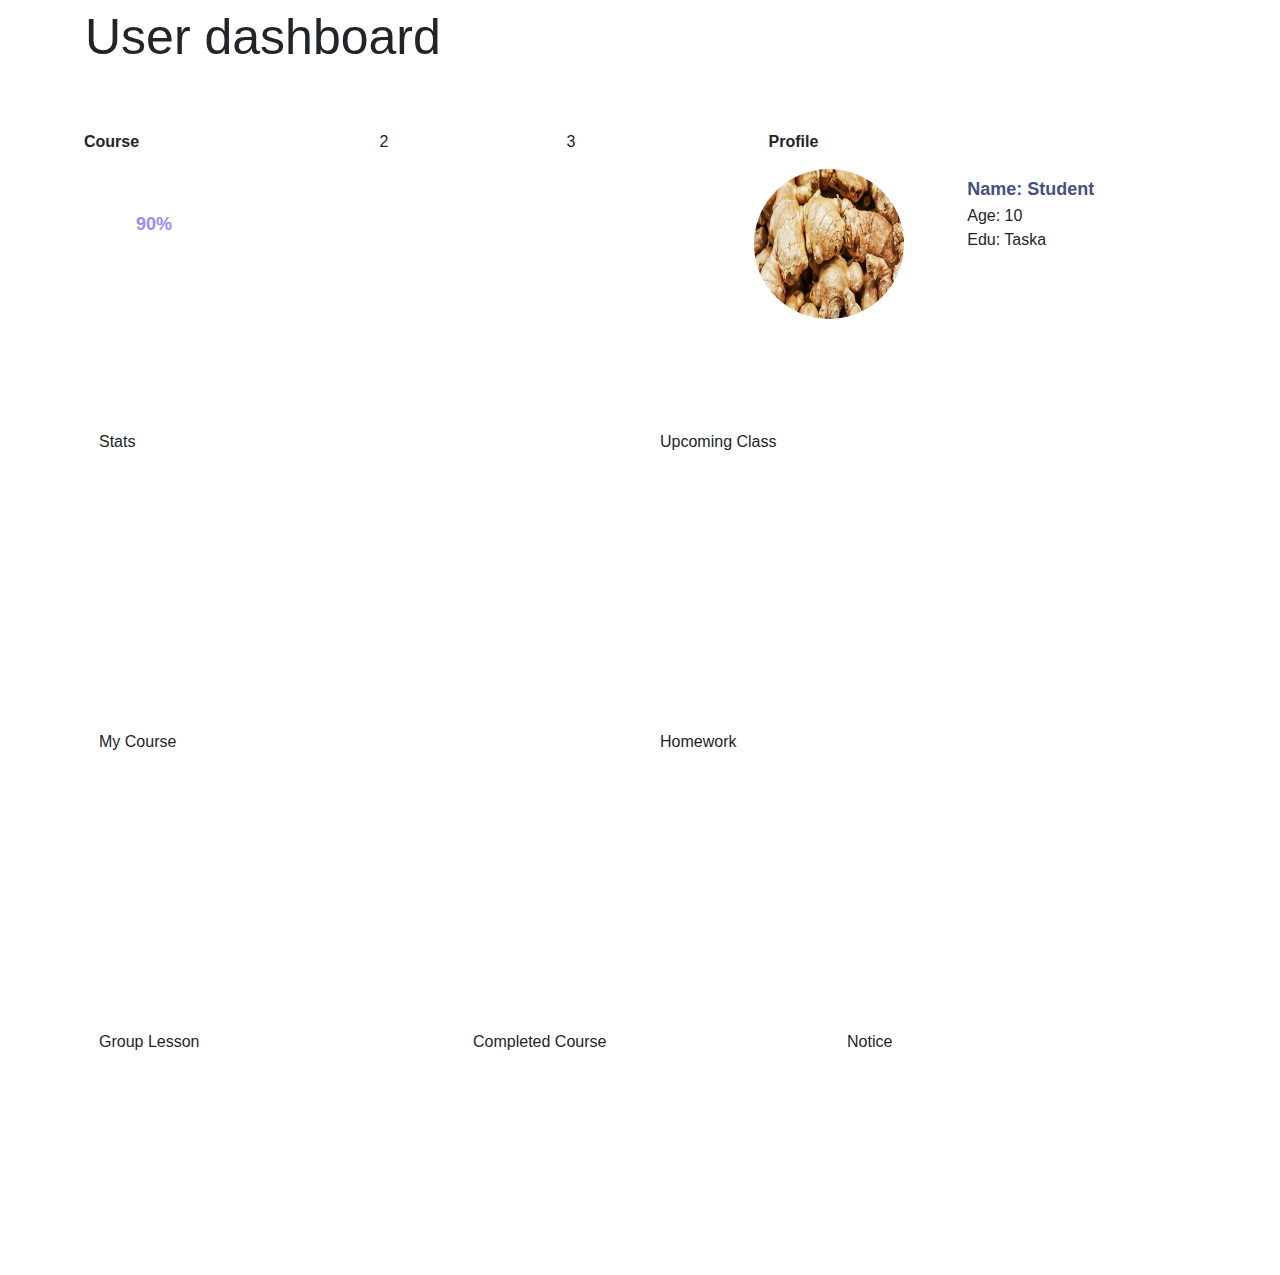
<file: dashboard v0.1.html>
<!doctype html>
<html lang="en">
  <head>
    <title>Dashboard</title>
    <!-- Required meta tags -->
    <meta charset="utf-8">
    <meta name="viewport" content="width=device-width, initial-scale=1, shrink-to-fit=no">

    <!-- Bootstrap CSS -->
    <link rel="stylesheet" href="https://stackpath.bootstrapcdn.com/bootstrap/4.3.1/css/bootstrap.min.css" integrity="sha384-ggOyR0iXCbMQv3Xipma34MD+dH/1fQ784/j6cY/iJTQUOhcWr7x9JvoRxT2MZw1T" crossorigin="anonymous">
    <!-- Base CSS -->
    <link rel="stylesheet" type="text/css" href="css/dashboard.css" />
  </head>
  <body>
    <!-- Optional JavaScript -->
    <!-- jQuery first, then Popper.js, then Bootstrap JS -->
    <script src="https://code.jquery.com/jquery-3.3.1.slim.min.js" integrity="sha384-q8i/X+965DzO0rT7abK41JStQIAqVgRVzpbzo5smXKp4YfRvH+8abtTE1Pi6jizo" crossorigin="anonymous"></script>
    <script src="https://cdnjs.cloudflare.com/ajax/libs/popper.js/1.14.7/umd/popper.min.js" integrity="sha384-UO2eT0CpHqdSJQ6hJty5KVphtPhzWj9WO1clHTMGa3JDZwrnQq4sF86dIHNDz0W1" crossorigin="anonymous"></script>
    <script src="https://stackpath.bootstrapcdn.com/bootstrap/4.3.1/js/bootstrap.min.js" integrity="sha384-JjSmVgyd0p3pXB1rRibZUAYoIIy6OrQ6VrjIEaFf/nJGzIxFDsf4x0xIM+B07jRM" crossorigin="anonymous"></script>

    <!-- Title -->
    <div class="container" id="title-container">
      <span class="title">User dashboard</span>
    </div>

    <!-- First Row -->
    <div class="container px-4" id="panel-container">
        <div class="row gx-5">
            <div class="col-md-3">
              <div class="course-panel"  id="fcol">
                <div class="row">
                  <span>Course</span>
                </div>
                <div class="row">  
                  <div class="progress blue">
                    <span class="progress-left">
                      <span class="progress-bar"></span>
                    </span>
                    <span class="progress-right">
                      <span class="progress-bar"></span>
                    </span>
                    <div class="progress-value">90%</div>
                  </div>
                </div>
              </div>
            </div>
            <div class="col-md-2">
              <div class="div" id="fcol">
                2
              </div>
            </div>
            <div class="col-md-2">
              <div class="div" id="fcol">
                3
              </div>
            </div>
            <div class="col-5">
              <div class="profile-panel" id="fcol">
                <div class="row">
                  <div class="col-6" id="profile-col">
                    <div class="row"><span class="profile-title">Profile</span></div>
                    <div class="row"><span class="profile-pic"><img src="images/image.jpg" alt="Italian Trulli" class="profile-image"></span></div>
                  </div>
                  <div class="col-sm-6" id="details-col">
                    <div class="row"><span class="profile-name">Name: Student</span></div>
                    <div class="row"><span class="profile-age">Age: 10</span></div>
                    <div class="row"><span class="profile-edu">Edu: Taska</span></div>
                  </div>
                </div> 
              </div>
            </div>
        </div>
    </div>

    <!-- Second Row -->
    <div class="container px-4" id="panel-container">
      <div class="row gx-5">
        <div class="col-6">
          <div class="study-stats-panel"  id="fcol">
            Stats
          </div>
        </div>
        <div class="col-6">
          <div class="upcoming-class-panel"  id="fcol">
            Upcoming Class
          </div>
        </div>
      </div>
    </div>

    <!-- Third Row -->
    <div class="container px-4" id="panel-container">
      <div class="row gx-5">
        <div class="col-6">
          <div class="my-course-panel"  id="fcol">
            My Course
          </div>
        </div>
        <div class="col-6">
          <div class="homework-panel"  id="fcol">
            Homework

            
          </div>
        </div>
      </div>
    </div>

    <!-- Fourth Row -->
    <div class="container px-4" id="panel-container">
      <div class="row gx-5">
        <div class="col-4">
          <div class="group-lesson-panel"  id="fcol">
            Group Lesson
          </div>
        </div>
        <div class="col-4">
          <div class="completed-course-panel"  id="fcol">
            Completed Course
          </div>
        </div>
        <div class="col-4">
          <div class="notice-panel"  id="fcol">
            Notice
          </div>
        </div>
      </div>
    </div>
</body>
</html>
</file>
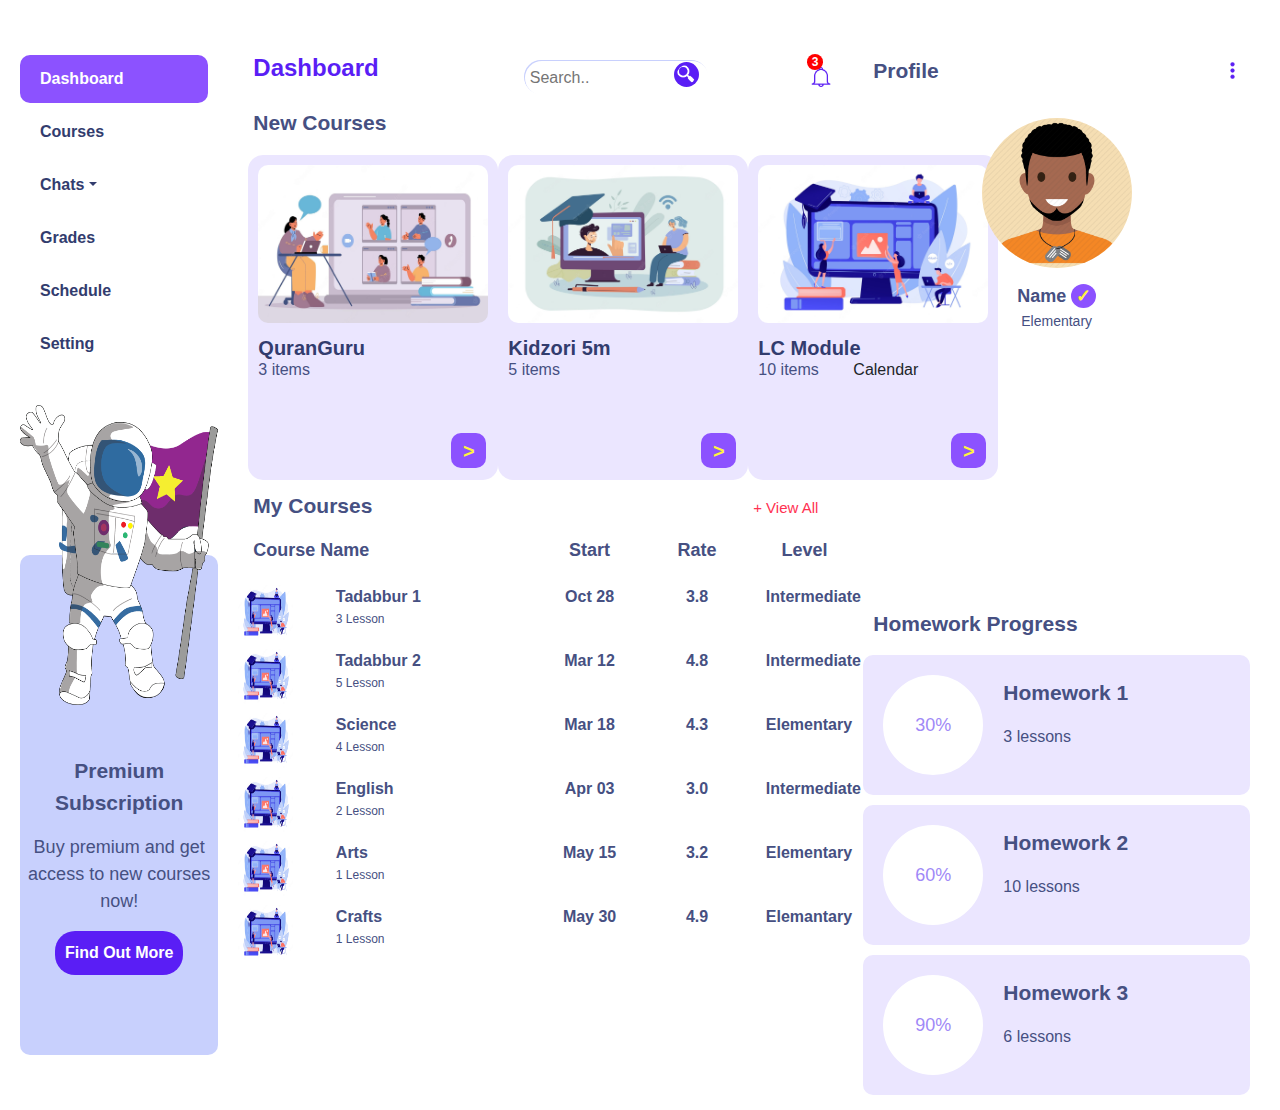
<file: dashboard v0.2.html>
<!doctype html>
<html lang="en">
  <head>
    <title>Dashboard</title>
    <!-- Required meta tags -->
    <meta charset="utf-8">
    <meta name="viewport" content="width=device-width, initial-scale=1, shrink-to-fit=no">

    <!-- Bootstrap CSS -->
    <link rel="stylesheet" href="https://stackpath.bootstrapcdn.com/bootstrap/4.3.1/css/bootstrap.min.css" integrity="sha384-ggOyR0iXCbMQv3Xipma34MD+dH/1fQ784/j6cY/iJTQUOhcWr7x9JvoRxT2MZw1T" crossorigin="anonymous">
    <!-- Base CSS -->
    <link rel="stylesheet" type="text/css" href="css/dashboard.css" />
  </head>
  <body>
    <!-- Optional JavaScript -->
    <!-- jQuery first, then Popper.js, then Bootstrap JS -->
    <script src="https://code.jquery.com/jquery-3.3.1.slim.min.js" integrity="sha384-q8i/X+965DzO0rT7abK41JStQIAqVgRVzpbzo5smXKp4YfRvH+8abtTE1Pi6jizo" crossorigin="anonymous"></script>
    <script src="https://cdnjs.cloudflare.com/ajax/libs/popper.js/1.14.7/umd/popper.min.js" integrity="sha384-UO2eT0CpHqdSJQ6hJty5KVphtPhzWj9WO1clHTMGa3JDZwrnQq4sF86dIHNDz0W1" crossorigin="anonymous"></script>
    <script src="https://stackpath.bootstrapcdn.com/bootstrap/4.3.1/js/bootstrap.min.js" integrity="sha384-JjSmVgyd0p3pXB1rRibZUAYoIIy6OrQ6VrjIEaFf/nJGzIxFDsf4x0xIM+B07jRM" crossorigin="anonymous"></script>

    <!-- Title -->
    <div class="container" id="title-container">
    </div>

                

    <div class="container-fluid" id="panel-container">
        <div class="row gx-5">

            <!-- Left Column -->
            <div class="col-sm-2">
              <div class="row">
                <div class="left-row-1"  id="fcol">
                  <div class="wrapper">
                    <nav id="sidebar">
                      <ul class="list-group list-group-flush">
                        <li class="list-group-item list-group active" id="btnSide">
                          <a href="#" style="text-decoration: none;">Dashboard</a>
                        </li>
                        <li class="list-group-item list-group-item-action" id="btnSide">
                          <a href="#" style="text-decoration: none;">Courses</a>
                        </li>
                        <li class="list-group-item list-group-item-action" id="btnSide">
                          <a href="#pageSubmenu" data-toggle="collapse" aria-expanded="false" class="dropdown-toggle" style="text-decoration: none;">Chats</a>
                          <ul class="collapse list-unstyled" id="pageSubmenu">
                            <li>
                              <a href="#">Page 1</a>
                            </li>
                            <li>
                              <a href="#">Page 2</a>
                            </li>
                            <li>
                              <a href="#">Page 3</a>
                            </li>
                          </ul>
                        </li>
                        <li class="list-group-item list-group-item-action" id="btnSide">
                          <a href="#" style="text-decoration: none;">Grades</a>
                        </li>
                        <li class="list-group-item list-group-item-action" id="btnSide">
                          <a href="#" style="text-decoration: none;">Schedule</a>
                        </li>
                        <li class="list-group-item list-group-item-action" id="btnSide">
                          <a href="#" style="text-decoration: none;">Setting</a>
                        </li>
                      </ul>
                    </nav>
                  </div>
                </div>
              </div>
              <div class="row">
                <div class="left-row-2" id="fcol">
                  <div class="premiumSection" align="center">
                    <p><img src="images/astro.png" class="premiumAstro"></p>
                    <p class="premiumTitle">Premium Subscription</p>
                    <p class="premiumDesc">Buy premium and get access to new courses now!</p>
                    <button type="button" class="btnPremium">Find Out More</button>
                  </div>
                </div>
              </div>
            </div>

            <!-- Middle Column -->
            <div class="col-lg-6" id="midColTop">
              <div class="row" id="midTitlePanel">
                <div class="col-5">
                  <p class="pageTitle">Dashboard</p>
                </div> 
                <div class="col-5">
                  <div class="search-container">
                    <form action="/action_page.php">
                      <input type="text" placeholder="Search.." name="search" class="search-text">
                      <input type="image" src="images/search.png" class="btnSearch">
                    </form>
                  </div>
                </div>
                <div class="col-1">
                  <a href="#" class="notification">
                    <img src="images/notification.png" class="notifImg">
                    <span class="badge">3</span>
                  </a>
                </div>
              </div>
              <div class="row">
                <div class="mid-row-1" id="fcol">
                  <p class="titleMd1">New Courses</p>
                    <div class="courseRow">
                      <div class="courseBox">
                        <div class="courseDetails">
                          <span><img src="images/course1.jpg" class="course-image"></span>
                          <p class="course-name">QuranGuru</p>
                          <p class="course-lesson-count">3 items</p>
                          <button type="button" class="btnCourse">></button>
                        </div>
                      </div>
                      <div class="courseBox">
                        <div class="courseDetails">
                          <span><img src="images/course2.jpg" class="course-image"></span>
                          <p class="course-name">Kidzori 5m</p>
                          <p class="course-lesson-count">5 items</p>
                          <button type="button" class="btnCourse">></button>
                        </div>
                      </div>
                      <div class="courseBox">
                        <div class="courseDetails">
                          <span><img src="images/course3.jpg" class="course-image"></span>
                          <p class="course-name">LC Module</p>
                          <p class="course-lesson-count">10 items</p>
                          <button type="button" class="btnCourse">></button>
                        </div>
                      </div>
                    </div>
                </div>
              </div>
              <div class="row">
                <div class="mid-row-2" id="fcol">
                  <div class="topmidrow2">
                    <p class="titleMd2">My Courses</p>
                    <a href ="#" class="btnViewAll">+ View All</a>
                  </div>
                    <div class="row" id="myCourseRow">
                      <div class="col-6">
                        <p class="myCourseTitle">Course Name</p>
                      </div>
                      <div class="col-2">
                        <p class="myCourseTitle2">Start</p>
                      </div>
                      <div class="col-2">
                        <p class="myCourseTitle2">Rate</p>
                      </div>
                      <div class="col-2">
                        <p class="myCourseTitle2">Level</p>
                      </div>
                    </div>
                    <div class="row" id="myCourseRow">
                      <div class="col-2">
                        <img src="images/course3.jpg" class="myCourseLogo">
                      </div>
                      <div class="col-4">
                        <p class="myCourseData">Tadabbur 1</p>
                        <p class="myCourseDesc">3 Lesson</p>
                      </div>
                      <div class="col-2">
                        <p class="myCourseData2">Oct 28</p>
                      </div>
                      <div class="col-2">
                        <p class="myCourseData2">3.8</p>
                      </div>
                      <div class="col-2">
                        <p class="myCourseData2">Intermediate</p>
                      </div>
                    </div>
                    <div class="row" id="myCourseRow">
                      <div class="col-2">
                        <img src="images/course3.jpg" class="myCourseLogo">
                      </div>
                      <div class="col-4">
                        <p class="myCourseData">Tadabbur 2</p>
                        <p class="myCourseDesc">5 Lesson</p>
                      </div>
                      <div class="col-2">
                        <p class="myCourseData2">Mar 12</p>
                      </div>
                      <div class="col-2">
                        <p class="myCourseData2">4.8</p>
                      </div>
                      <div class="col-2">
                        <p class="myCourseData2">Intermediate</p>
                      </div>
                    </div>
                    <div class="row" id="myCourseRow">
                      <div class="col-2">
                        <img src="images/course3.jpg" class="myCourseLogo">
                      </div>
                      <div class="col-4">
                        <p class="myCourseData">Science</p>
                        <p class="myCourseDesc">4 Lesson</p>
                      </div>
                      <div class="col-2">
                        <p class="myCourseData2">Mar 18</p>
                      </div>
                      <div class="col-2">
                        <p class="myCourseData2">4.3</p>
                      </div>
                      <div class="col-2">
                        <p class="myCourseData2">Elementary</p>
                      </div>
                    </div>
                    <div class="row" id="myCourseRow">
                      <div class="col-2">
                        <img src="images/course3.jpg" class="myCourseLogo">
                      </div>
                      <div class="col-4">
                        <p class="myCourseData">English</p>
                        <p class="myCourseDesc">2 Lesson</p>
                      </div>
                      <div class="col-2">
                        <p class="myCourseData2">Apr 03</p>
                      </div>
                      <div class="col-2">
                        <p class="myCourseData2">3.0</p>
                      </div>
                      <div class="col-2">
                        <p class="myCourseData2">Intermediate</p>
                      </div>
                    </div>
                    <div class="row" id="myCourseRow">
                      <div class="col-2">
                        <img src="images/course3.jpg" class="myCourseLogo">
                      </div>
                      <div class="col-4">
                        <p class="myCourseData">Arts</p>
                        <p class="myCourseDesc">1 Lesson</p>
                      </div>
                      <div class="col-2">
                        <p class="myCourseData2">May 15</p>
                      </div>
                      <div class="col-2">
                        <p class="myCourseData2">3.2</p>
                      </div>
                      <div class="col-2">
                        <p class="myCourseData2">Elementary</p>
                      </div>
                    </div>
                    <div class="row" id="myCourseRow">
                      <div class="col-2">
                        <img src="images/course3.jpg" class="myCourseLogo">
                      </div>
                      <div class="col-4">
                        <p class="myCourseData">Crafts</p>
                        <p class="myCourseDesc">1 Lesson</p>
                      </div>
                      <div class="col-2">
                        <p class="myCourseData2">May 30</p>
                      </div>
                      <div class="col-2">
                        <p class="myCourseData2">4.9</p>
                      </div>
                      <div class="col-2">
                        <p class="myCourseData2">Elemantary</p>
                      </div>
                    </div>
                  </div>
                </div>
              </div>

            <!-- Right Column -->
            <div class="col-md-4">
                <!-- Profile -->
                <div class="row">
                  <div class="right-row-1"  id="fcol" align="center">
                    <div class="col-6" id="profile-col">
                      <div class="profile-title">
                        <p class="titleRg1">Profile</p>
                        <p class="burgerMenu"><a href="#" style="text-decoration: none;"><img src="images/burger.png" class="btnBurger"></a></p>
                      </div>
                    <div class="profile-pic"><img src="images/avatar.png" class="profile-image"></div>
                    <div class="profile-details">
                      <p class="profile-name">Name <span class="checkmark-icon"> ✓ </span> </p>
                      <p class="profile-level">Elementary</p>
                    </div>  
                  </div>
                  </div>
                </div> 
                <!-- Calendar -->
                <div class="row">
                  <div class="right-row-2" id="fcol">
                    <span>Calendar</span>
                  </div>
                </div>
                <!-- Homework Progress -->
                <div class="row">
                  <div class="right-row-3" id="fcol">
                    <p class="titleRg3">Homework Progress</p>
                    <a href="#" style="text-decoration: none;">
                      <div class="row" id="hw-1">
                        <div class="progress blue">
                          <span class="progress-left">
                            <span class="progress-bar-3"></span>
                          </span>
                          <span class="progress-right">
                            <span class="progress-bar-3"></span>
                          </span>
                          <div class="progress-value">30%</div>
                        </div>
                        <div class="hwSection">
                          <p class="hwTitle">Homework 1</p>
                          <p class="hwLesson">3 lessons</p>
                        </div>
                      </div>
                    </a>
                    <a href="#" style="text-decoration: none;">
                      <div class="row" id="hw-1">
                        <div class="progress blue">
                          <span class="progress-left">
                            <span class="progress-bar-6"></span>
                          </span>
                          <span class="progress-right">
                            <span class="progress-bar-6"></span>
                          </span>
                          <div class="progress-value">60%</div>
                        </div>
                        <div class="hwSection">
                          <div class="hwSectionLeft">
                            <p class="hwTitle">Homework 2</p>
                            <p class="hwLesson">10 lessons</p>
                          </div>
                        </div>
                      </div>
                    </a>
                    <a href="#" style="text-decoration: none;">
                      <div class="row" id="hw-1">
                        <div class="progress blue">
                          <span class="progress-left">
                            <span class="progress-bar-9"></span>
                          </span>
                          <span class="progress-right">
                            <span class="progress-bar-9"></span>
                          </span>
                          <div class="progress-value">90%</div>
                        </div>
                        <div class="hwSection">
                          <p class="hwTitle">Homework 3</p>
                          <p class="hwLesson">6 lessons</p>
                        </div>
                      </div>
                    </a>
                  </div>
                </div>
            </div>
        </div>
    </div> 


</body>
</html>
</file>
<file: css/dashboard.css>
.title{
    font-size: 50px;  
}

#panel-container{
    margin-top: 50px;
    padding-left: 30px;
    padding-right: 30px;
}

#fcol{
    border-color: lightgray;
    border-width: 0px;
    border-style: solid;
    border-radius: 15px;
    padding: 5px;
    height: 250px;
    width: 100%;
}

#c1{
    height: 50px;
    width: 50px;
}

.course-panel, .profile-title{
    font-weight: bold;
    padding-left: 30px;
}

.profile-image{
    height: 150px;
    width: 150px;
    border-radius: 50%;
    border-width: 0px;
    margin: 15px;
    background-color: wheat;
}

.premiumSection{
  background-color: #c8d0fd;
  border-radius: 10px;
  height: 500px;
}

.premiumAstro{
  width: 100%;
  height: 300px;
  margin-top: -150px;
}

.premiumTitle{
  margin-top: 50px;
  text-align: center;
  font-size: 21px;
  font-weight: bold;
  color: #465082;
}

.premiumDesc{
  text-align: center;
  font-size: 18px;
  color: #465082;
}

.btnPremium{
  border-radius: 20px;
  border-width: 0px;
  background-color: #5a1ef5;
  padding: 10px;
  color: white;
  font-weight: bold;
}

.pageTitle{
  text-align: left;
  font-size: 24px;
  font-weight: bold;
  color: #5a1ef5;
  margin-left: 15px;
}

#midTitlePanel{
  display: flex;
  flex-direction: row;
  justify-content: space-between;
  align-items: center;
  flex-wrap: nowrap;
}

.search-text{
  border-radius: 50px;
  border-width: 0px;
  box-shadow: -1px -1px #c8d0fd;
  padding: 5px;
  width: 80%;
}

.btnSearch{
  width: 25px;
  height: 25px;
  background-color: #5a1ef5;
  border-radius: 50%;
  padding: 3px;
  position: relative;
  top: 4px;
  right: 40px;
}

.notification .badge {
  position: absolute;
  top: -10px;
  right: 25px;
  padding: 2px 5px;
  border-radius: 50%;
  background: red;
  color: white;
}

.notifImg{
  width:20px;
  height:20px;
  filter: invert(25%) sepia(81%) saturate(7474%) hue-rotate(257deg) brightness(91%) contrast(111%);
}

#details-col{
    margin-top:10%
}

#homeSubmenu{
  margin-top: 20px;
}

.list-group-item.active{
  background-color: #8c52ff !important;
  border-width: 0px;
}

.list-group-item.active > a{
  color: white;
  font-weight: bold;
}

.list-group-item{
  border-width: 0px !important;
  background-color: transparent !important;
  transition: 0.5s;
}

.list-group-item > a{
  color: #323c6e;
  font-weight: bold;
}

.list-group-item:hover{
  background-color: #8c52ff !important;
  color: white !important;
}

.left-row-1{
  height: 500px !important; 
}

.left-row-2{
  height: 400px !important; 
}

.mid-row-1{
  height: 50% !important;
}

.mid-row-2{
  height: 500px !important;
}

#btnSide{
  border-radius: 10px;
  margin-bottom: 5px;
}

.list-group{
  padding-right: 10px;
}

.titleMd1{
  text-align: left;
  font-size: 21px;
  font-weight: bold;
  margin-left: 25px;
  color: #465082;
}

.topmidrow2{
  display: flex;
  flex-direction: row;
  justify-content: space-between;
  align-items: baseline;
}

.titleMd2{
  text-align: left;
  font-size: 21px;
  font-weight: bold;
  margin-left: 25px;
  color: #465082;
}

.btnViewAll{
  text-align: right;
  font-size: 15px;
  margin-right: 25px;
  color: #ff3151;
}

#myCourseRow{
  margin-bottom: 5px;
}

#myCourseRow .col-6{
  padding-left: 40px;
}

.myCourseTitle{
  text-align: left;
  font-size: 18px;
  font-weight: bold;
  color: #465082;
}

.myCourseTitle2{
  text-align: center;
  font-size: 18px;
  font-weight: bold;
  color: #465082;
}

.myCourseData{
  text-align: left;
  font-size: 16px;
  font-weight: bold;
  color: #465082;
}

.myCourseData2{
  text-align: center;
  font-size: 16px;
  font-weight: bold;
  color: #465082;
}

.myCourseDesc{
  text-align: left;
  font-size: 12px;
  margin-top: -15px !important;
  color: #465082;
}

.myCourseLogo{
  border-radius: 10px;
  width: 55px;
  height: 55px;
  margin-left: 10px;
}

.titleMd1{
  text-align: left;
  font-size: 21px;
  font-weight: bold;
  margin-left: 25px;
  color: #465082;
}

.courseRow{
  display: flex;
  justify-content: space-between;
  flex-wrap: nowrap;
  flex-direction: row;
  padding-left: 20px;
  padding-right: 20px;
}

.courseDetails{
  width: 250px;
  height: 325px;
  background-color: #EBE6FF;
  border-radius: 15px;
}

.course-image{
  width:100%;
  height:55%;
  border-radius: 20px;
  padding: 10px;
}

.course-name{
  padding-left: 10px;
  text-align: left;
  font-family: Arial, Helvetica, sans-serif;
  color: #323c6e;
  font-size: 20px;
  font-weight: 600;
  margin-bottom: -5px;
}

.course-lesson-count{
  padding-left: 10px;
  text-align: left;
  font-family: Arial, Helvetica, sans-serif;
  color: #465082;
  font-size: 16px;
  font-weight: 400;
}

.right-row-1{
  height: 100% !important;
}

.btnCourse{
  color: #fff43e;
  background-color: #8c52ff;
  border-radius: 10px;
  border-width: 0px;
  height: 35px;
  width: 35px;
  float: right;
  margin-right: 20px;
  font-weight: bolder;
  font-size: 20px;
  position: relative;
  top: 35px;
  left: 8px;
  transition: 0.5s;
}

.btnCourse:hover{
  color: #8c52ff;
  background-color: #fff43e;
}

#profile-col{
  max-width: 100% !important;
}

.profile-title{
  display:flex;
  flex-wrap: nowrap;
  justify-content: space-between;
  align-items: center;
}

.titleRg1{
  text-align: left;
  font-size: 21px;
  font-weight: bold;
  margin-left: -25px;
  color: #465082;
}

.titleRg3{
  text-align: left;
  font-size: 21px;
  font-weight: bold;
  margin-left: 20px;
  color: #465082;
}

.btnBurger{
  width: 25px;
  height: 25px;
  filter: invert(25%) sepia(81%) saturate(7474%) hue-rotate(257deg) brightness(91%) contrast(111%);
}

.profile-name{
  font-size: 18px;
  color: #465082;
  font-weight: bold;
  margin-bottom: 1px;
}

.profile-level{
  font-size: 14px;
  color: #465082;
}

.checkmark-icon{
  color: #fff43e;
  background: #8c52ff;
  border-radius: 50%;
  border-width: 0px;
  font-size: 18px;
  padding: 2px 5px;
}

.right-row-3{
  height: 100% !important;
}

#hw-1{
  background-color: #EBE6FF;
  border-radius: 10px;
  border-width: 0px;
  width: 95%;
  height: 80%;
  margin-left: 10px;
  margin-bottom: 10px;
  color: #465082;
  transition: 0.5s;
}

#hw-1:hover{
  background-color: #8c52ff;
  color: white;
}

.hwTitle{
  margin-top: 22px;
  font-size: 21px;
  font-weight: bold;
}

.hwLesson{
  margin-top: 1px;
  font-size 18px;
}

.hwArrow{
  position: absolute;
}

/*Progress Bar*/
  .mt-100{
    margin-top: 200px;
  }
  .progress {
    width: 100px;
    height: 100px !important;
    float: left; 
    line-height: 150px;
    background: none;
    margin: 20px;
    box-shadow: none;
    position: relative;
  }
  .progress:after {
    content: "";
    width: 100%;
    height: 100%;
    border-radius: 50%;
    border: 12px solid #fff;
    position: absolute;
    top: 0;
    left: 0;
  }
  .progress>span {
    width: 50%;
    height: 100%;
    overflow: hidden;
    position: absolute;
    top: 0;
    z-index: 1;
  }
  .progress .progress-left {
    left: 0;
  }
  .progress .progress-bar-3, .progress .progress-bar-6, .progress .progress-bar-9 {
    width: 100%;
    height: 100%;
    background: none;
    border-width: 3px;
    border-style: solid;
    position: absolute;
    top: 0;
  }
  
  .progress .progress-left .progress-bar-3, .progress .progress-left .progress-bar-6, .progress .progress-left .progress-bar-9 {
    left: 100%;
    border-top-right-radius: 80px;
    border-bottom-right-radius: 80px;
    border-left: 0;
    -webkit-transform-origin: center left;
    transform-origin: center left;
  }
  .progress .progress-right {
    right: 0;
  }
  .progress .progress-right .progress-bar-3{
    left: -100%;
    border-top-left-radius: 80px;
    border-bottom-left-radius: 80px;
    border-right: 0;
    -webkit-transform-origin: center right;
    transform-origin: center right;
    animation: loading-2 1.8s linear forwards;
  }
  .progress .progress-right .progress-bar-6, .progress .progress-right .progress-bar-9 {
    left: -100%;
    border-top-left-radius: 80px;
    border-bottom-left-radius: 80px;
    border-right: 0;
    -webkit-transform-origin: center right;
    transform-origin: center right;
    animation: loading-1 1.8s linear forwards;
  }
  .progress .progress-value {
    width: 90%;
    height: 90%;
    border-radius: 50%;
    background: white;
    font-size: 18px;
    color: #9f89f7;
    line-height: 90px;
    text-align: center;
    position: absolute;
    top: 5%;
    left: 5%;
  }
  .progress.blue .progress-bar-3, .progress.blue .progress-bar-6, .progress.blue .progress-bar-9 {
    border-color: #8c52ff;
  }
  
  .progress.blue .progress-left .progress-bar-6 {
    animation: loading-3 1.5s linear forwards 1.8s;
  }

  .progress.blue .progress-left .progress-bar-9 {
    animation: loading-4 1.5s linear forwards 1.8s;
  }

  @keyframes loading-1 {
    0% {
      -webkit-transform: rotate(0deg);
      transform: rotate(0deg);
    }
    100% {
      -webkit-transform: rotate(180deg);
      transform: rotate(180deg);
    }
  }
  @keyframes loading-2 {
    0% {
      -webkit-transform: rotate(0deg);
      transform: rotate(0deg);
    }
    100% {
      -webkit-transform: rotate(120deg);
      transform: rotate(120deg);
    }
  }
  @keyframes loading-3 {
    0% {
      -webkit-transform: rotate(0deg);
      transform: rotate(0deg);
    }
    100% {
      -webkit-transform: rotate(20deg);
      transform: rotate(20deg);
    }
  }
  @keyframes loading-4 {
    0% {
      -webkit-transform: rotate(0deg);
      transform: rotate(0deg);
    }
    100% {
      -webkit-transform: rotate(140deg);
      transform: rotate(140deg);
    }
  }
</file>
